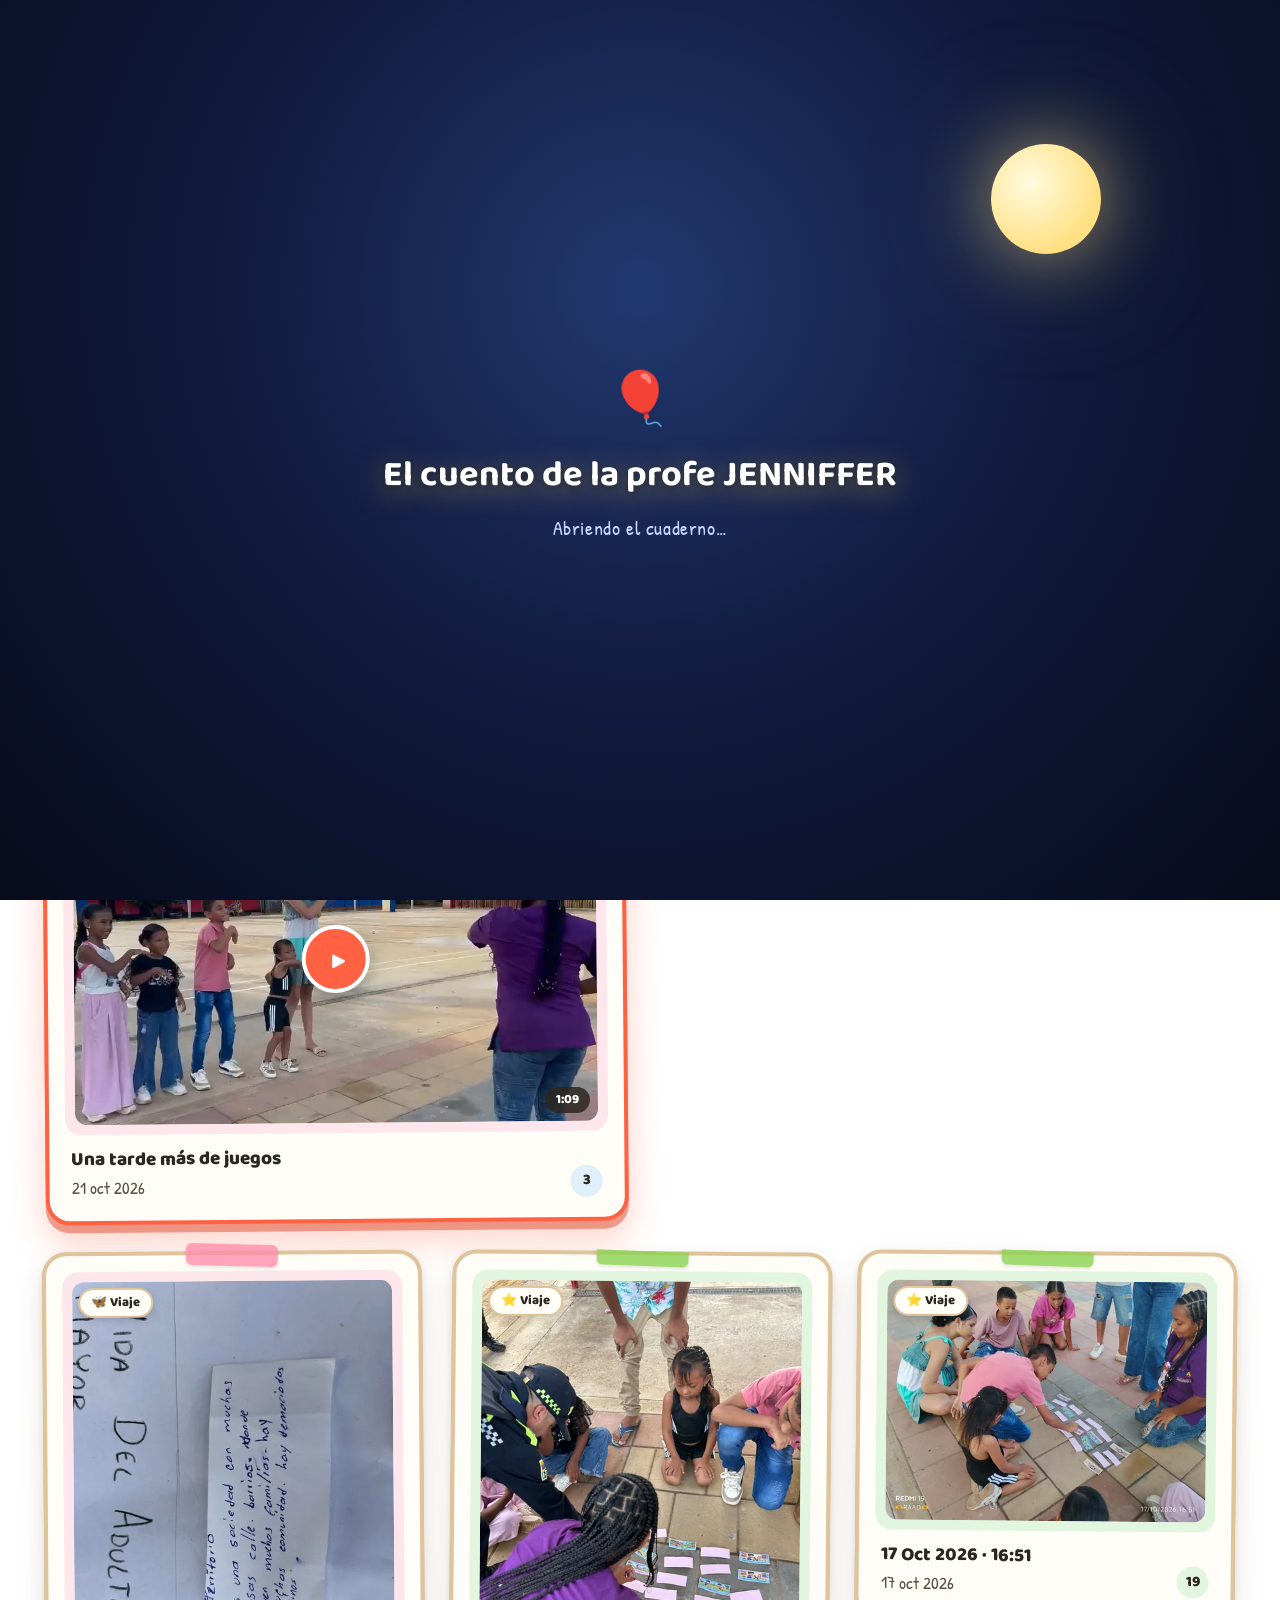
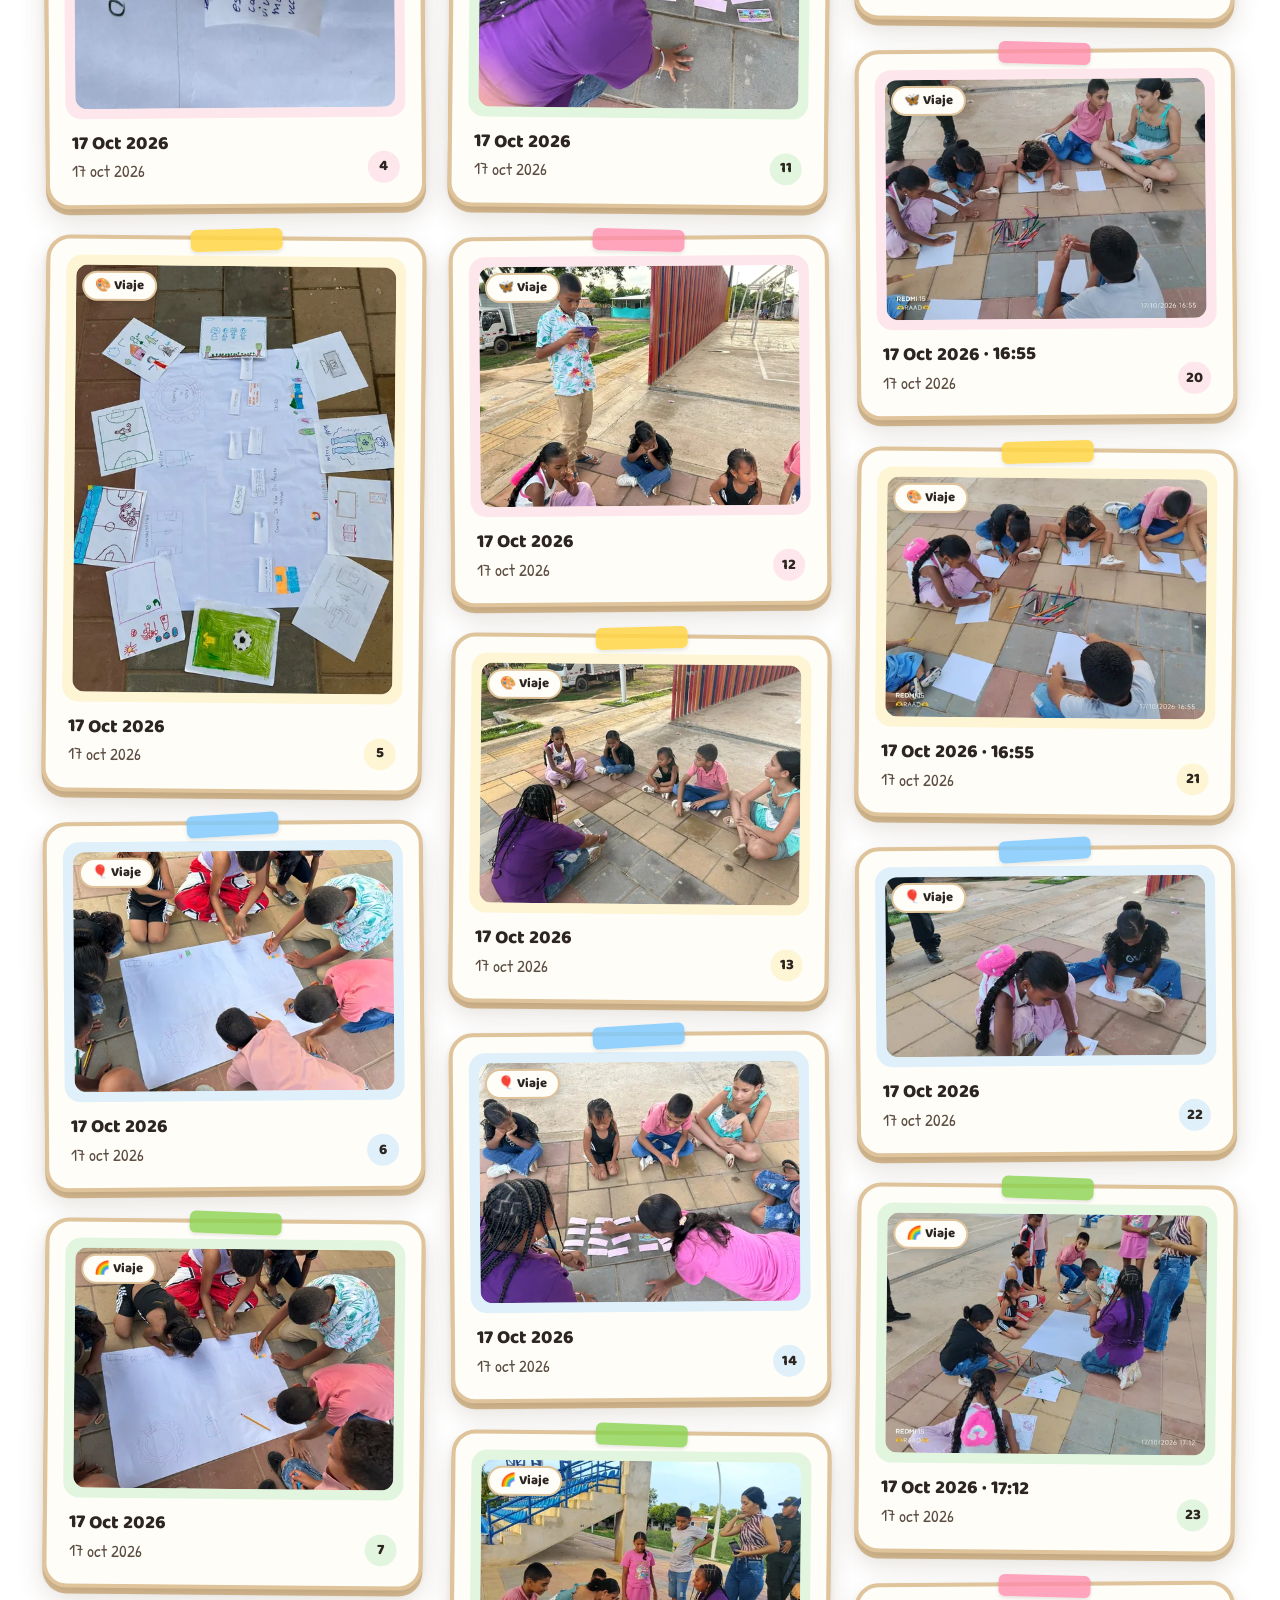
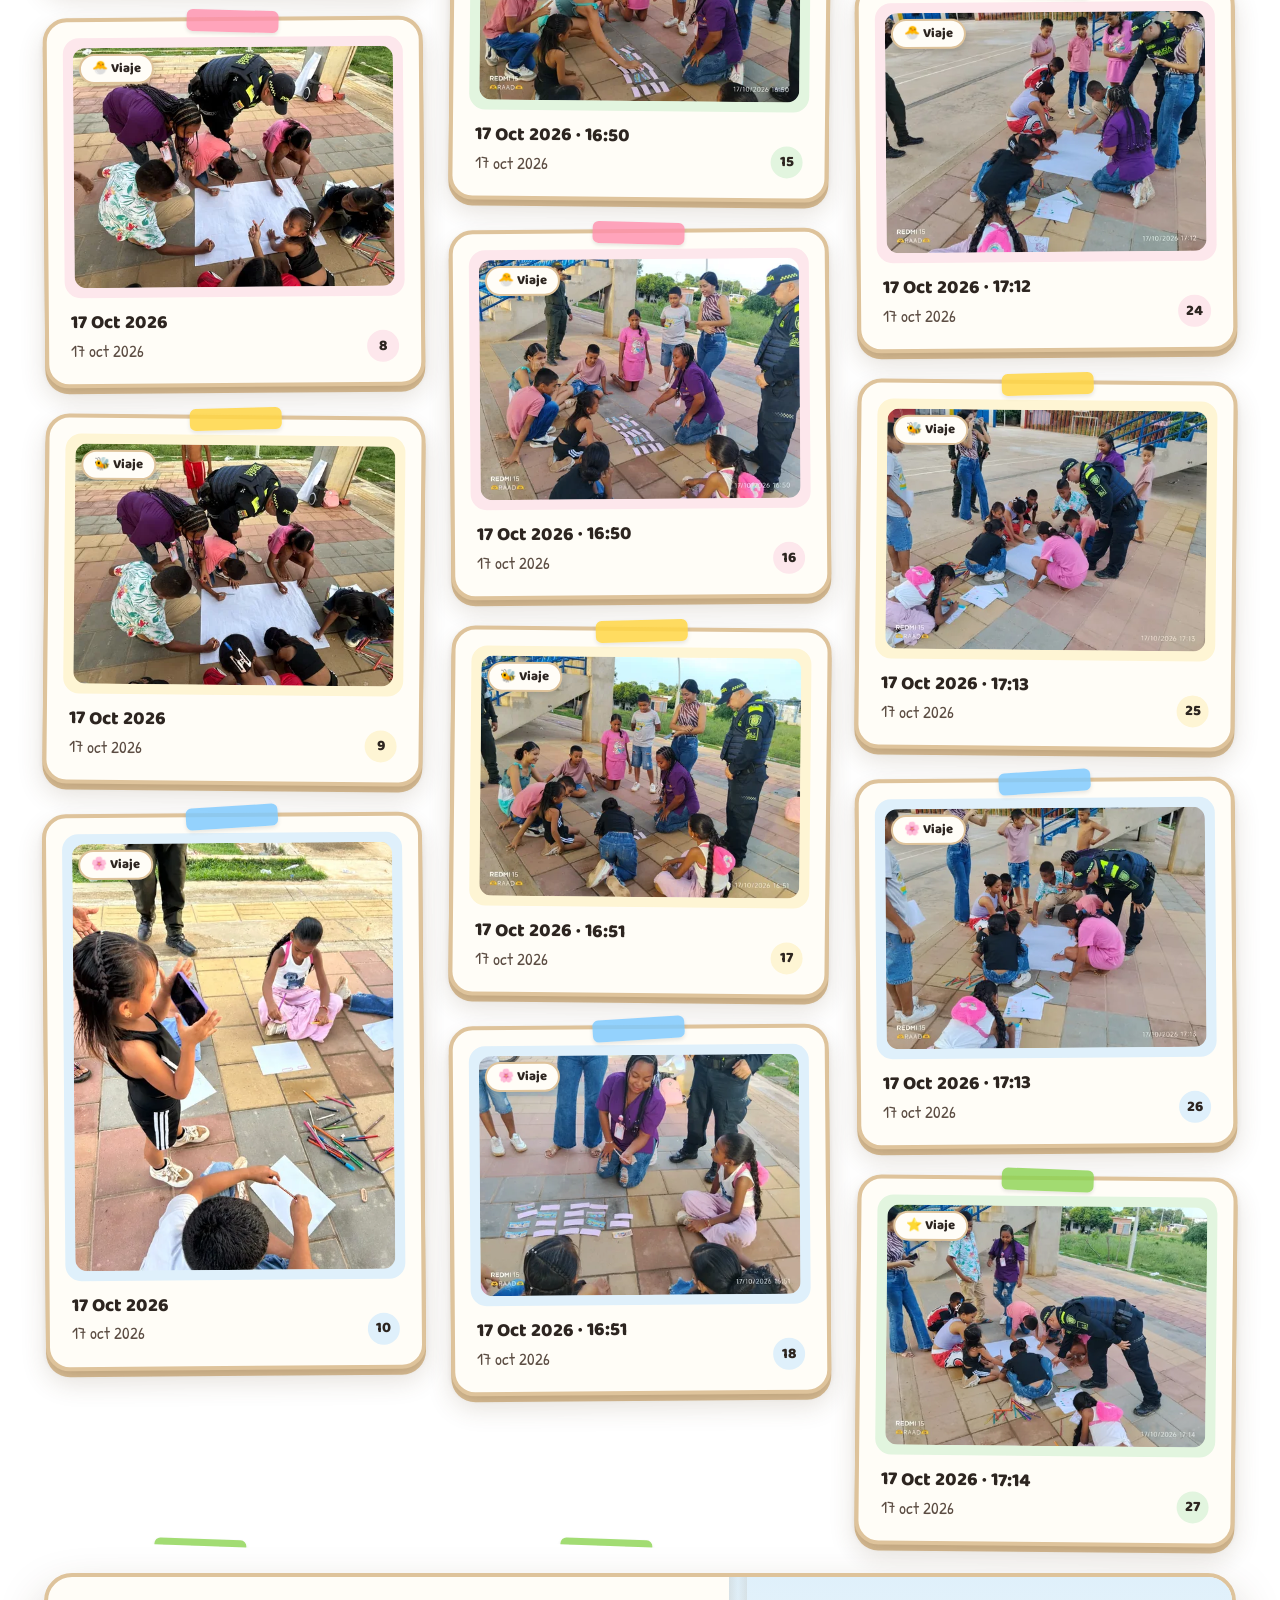
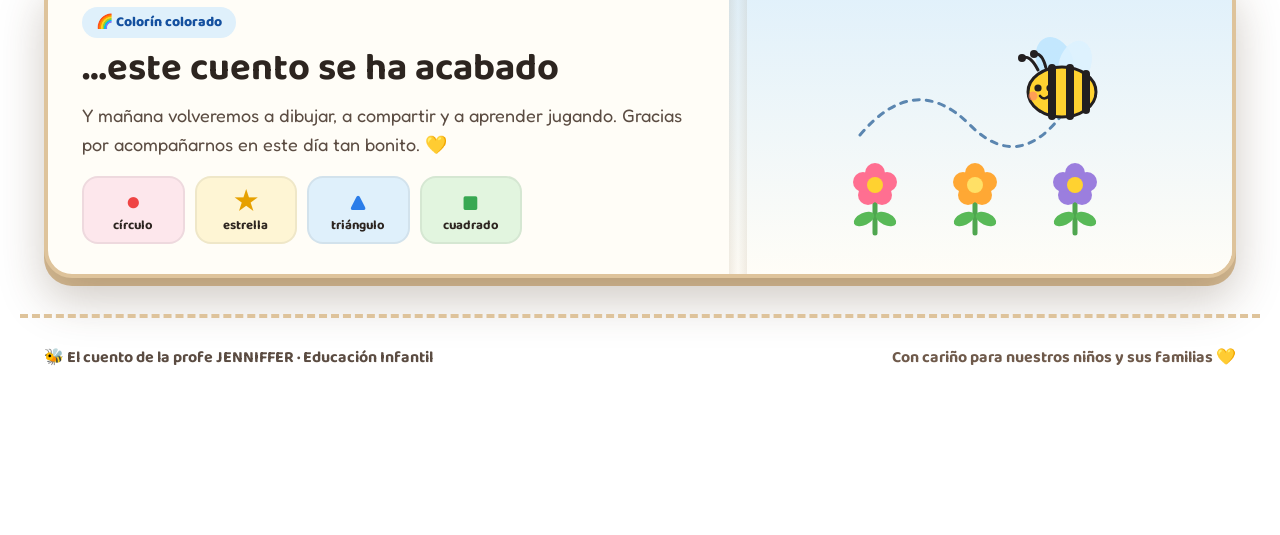
<file: index.html>
<!DOCTYPE html>
<html lang="es" data-theme="light">
<head>
<meta charset="utf-8">
<meta name="viewport" content="width=device-width, initial-scale=1, viewport-fit=cover">
<title>El cuento de la profe JENNIFFER · Educación Infantil</title>
<meta name="description" content="Álbum ilustrado de actividades, dibujos y juegos al aire libre.">
<meta name="theme-color" content="#9be2ff">
<meta name="mobile-web-app-capable" content="yes">
<meta name="apple-mobile-web-app-capable" content="yes">
<meta name="apple-mobile-web-app-status-bar-style" content="default">
<meta name="apple-mobile-web-app-title" content="Profe JENNIFFER">
<meta name="format-detection" content="telephone=no">
<link rel="manifest" href="manifest.json">
<link rel="apple-touch-icon" href="assets/img/apple-touch-icon.png">
<link rel="preconnect" href="https://fonts.googleapis.com">
<link rel="preconnect" href="https://fonts.gstatic.com" crossorigin>
<link rel="stylesheet" href="https://fonts.googleapis.com/css2?family=Baloo+2:wght@600;700;800&family=Fredoka:wght@400;500;600;700&family=Patrick+Hand&display=swap">
<link rel="stylesheet" href="assets/css/styles.css?v=20261023">
<link rel="icon" href="assets/img/favicon.svg" type="image/svg+xml">
</head>
<body>

<!-- ==================== ANIMACIÓN DE ENTRADA ==================== -->
<div class="intro" id="intro" aria-hidden="true">
  <div class="intro-cielo" id="introCielo"></div>
  <div class="intro-luna"></div>
  <div class="intro-fugaz"></div>
  <div class="intro-texto">
    <span class="intro-globo">🎈</span>
    <h2>El cuento de la profe JENNIFFER</h2>
    <p>Abriendo el cuaderno…</p>
  </div>
</div>

<a class="skip" href="#galeria">Saltar al cuento</a>

<!-- ==================== ESCENA ILUSTRADA DE FONDO ==================== -->
<div class="escena-fondo" aria-hidden="true">
  <!-- Sol sonriente (modo día) -->
  <svg class="astro-sol" viewBox="0 0 160 160">
    <g class="rayos" stroke="#FFD147" stroke-width="6" stroke-linecap="round">
      <line x1="80" y1="8" x2="80" y2="24"/><line x1="80" y1="136" x2="80" y2="152"/>
      <line x1="8" y1="80" x2="24" y2="80"/><line x1="136" y1="80" x2="152" y2="80"/>
      <line x1="29" y1="29" x2="40" y2="40"/><line x1="120" y1="120" x2="131" y2="131"/>
      <line x1="131" y1="29" x2="120" y2="40"/><line x1="40" y1="120" x2="29" y2="131"/>
    </g>
    <circle cx="80" cy="80" r="44" fill="#FFD95A" stroke="#F6B93B" stroke-width="4"/>
    <circle cx="64" cy="74" r="4" fill="#5C3D1E"/><circle cx="96" cy="74" r="4" fill="#5C3D1E"/>
    <circle cx="56" cy="84" r="6" fill="#FF9A76" opacity=".6"/><circle cx="104" cy="84" r="6" fill="#FF9A76" opacity=".6"/>
    <path d="M66 88 Q80 100 94 88" fill="none" stroke="#5C3D1E" stroke-width="3.5" stroke-linecap="round"/>
  </svg>

  <!-- Luna dormida y estrellas (modo noche "Antes de dormir") -->
  <svg class="astro-luna" viewBox="0 0 160 160">
    <circle cx="80" cy="80" r="46" fill="#FFF3B0" stroke="#F0D778" stroke-width="4"/>
    <circle cx="64" cy="60" r="7" fill="#F3DC82" opacity=".6"/>
    <circle cx="102" cy="96" r="10" fill="#F3DC82" opacity=".5"/>
    <path d="M58 76 Q66 82 74 76" fill="none" stroke="#6E5528" stroke-width="3" stroke-linecap="round"/>
    <path d="M86 76 Q94 82 102 76" fill="none" stroke="#6E5528" stroke-width="3" stroke-linecap="round"/>
    <circle cx="54" cy="86" r="6" fill="#F7A8A8" opacity=".55"/><circle cx="106" cy="86" r="6" fill="#F7A8A8" opacity=".55"/>
    <path d="M70 92 Q80 100 90 92" fill="none" stroke="#6E5528" stroke-width="3" stroke-linecap="round"/>
  </svg>

  <!-- Nubes esponjosas -->
  <div class="nube n1"></div>
  <div class="nube n2"></div>
  <div class="nube n3"></div>
  <div class="nube n4"></div>

  <!-- Estrellas nocturnas -->
  <span class="lucero l1">★</span>
  <span class="lucero l2">★</span>
  <span class="lucero l3">✦</span>
  <span class="lucero l4">★</span>
  <span class="lucero l5">✦</span>
  <span class="lucero l6">★</span>

  <!-- Colinas verdes al pie -->
  <svg class="pradera" viewBox="0 0 1440 170" preserveAspectRatio="none">
    <path class="colina-atras" d="M0 110 Q260 20 560 95 T1140 80 T1440 95 L1440 170 L0 170 Z"/>
    <path class="colina-frente" d="M0 125 Q360 55 720 115 T1440 105 L1440 170 L0 170 Z"/>
  </svg>
</div>

<!-- ==================== BARRA SUPERIOR TIPO CUENTO ==================== -->
<header class="top">
  <div class="wrap top-inner">
    <div class="brand">
      <span class="brand-abc" aria-hidden="true">Aa</span>
      <div>
        <h1 id="tituloWeb">Profe JENNIFFER</h1>
        <p class="brand-sub" id="subtituloWeb">Un día de juegos y colores 🌈</p>
      </div>
    </div>

    <div class="top-actions">
      <button class="btn btn-musica" id="btnMusica" title="Activar o silenciar la caja de música" aria-label="Música">
        <span id="iconoMusica">🔇</span>
      </button>
      <button class="btn btn-noche" id="btnTema" title="Cambiar entre el día y el modo Antes de dormir" aria-label="Cambiar el tema">
        <span id="iconoTema">🌙</span>
      </button>
      <button class="btn primary" id="btnPresentar">
        📖 Cuento
      </button>
      <button class="btn icon" id="btnSubir" title="Añadir una foto de prueba" aria-label="Añadir foto">
        <span aria-hidden="true">➕</span>
      </button>
    </div>
  </div>
</header>

<main class="wrap">

  <!-- ==================== PORTADA ABIERTA DEL LIBRO ==================== -->
  

  <p class="aviso" id="aviso" hidden></p>

  <!-- ========== barra de filtros (una sola línea) ========== -->
  <section class="toolbar" id="toolbar" aria-label="Buscar y filtrar el cuento">
    <div class="barra-filtros">
      <div class="search">
        <svg viewBox="0 0 24 24" width="16" height="16" fill="none" stroke="currentColor" stroke-width="2.4"><circle cx="11" cy="11" r="7"/><path d="M20 20l-3.5-3.5"/></svg>
        <input type="search" id="q" placeholder="Buscar en el cuento…" aria-label="Buscar en el cuento">
      </div>

      <label class="campo-sel">
        <span class="sr-only">Capítulo</span>
        <select id="fAlbum" title="Capítulo"><option value="">Todos los capítulos</option></select>
      </label>

      <label class="campo-sel">
        <span class="sr-only">Orden</span>
        <select id="fOrden" title="Orden de las páginas">
          <option value="antiguas">Del principio al final</option>
          <option value="nuevas">Del final al principio</option>
          <option value="titulo">Título A→Z</option>
          <option value="tamano">Tamaño</option>
        </select>
      </label>

      <div class="seg" role="group" aria-label="Cómo ver">
        <button class="seg-btn is-on" data-view="masonry" title="Páginas sueltas" aria-label="Páginas sueltas"><span aria-hidden="true">▤</span></button>
        <button class="seg-btn" data-view="grid" title="Láminas iguales" aria-label="Láminas iguales"><span aria-hidden="true">▦</span></button>
      </div>

      <button class="btn icon btn-filtros" id="btnFiltros" aria-expanded="false" aria-label="Más filtros" title="Más filtros"><span aria-hidden="true">⚙️</span></button>
    </div>

    <div class="filtros-extra" id="filtrosExtra">
      <label class="check"><input type="checkbox" id="fFavs"> <span>⭐ Solo favoritas</span></label>
      <div class="tags" id="fTags" aria-label="Filtrar por etiqueta"></div>
    </div>
  </section>

  <!-- ========== zona de subida ========== -->
  <section class="uploader" id="uploader" hidden>
    <div class="uploader-head">
      <h2>🎨 Pegar nuevas fotos en tu cuaderno</h2>
      <button class="btn ghost" id="btnCancelarSubida">Cancelar</button>
    </div>
    <div class="uploader-meta">
      <label class="field"><span>Capítulo</span><input type="text" id="upAlbum" placeholder="Actividades"></label>
      <label class="field"><span>Etiquetas</span><input type="text" id="upTags" placeholder="dibujos, juegos"></label>
      <label class="field"><span>Fecha</span><input type="date" id="upFecha"></label>
    </div>
    <ul class="up-list" id="upList"></ul>
    <div class="uploader-foot">
      <span class="muted" id="upResumen">0 archivos</span>
      <button class="btn primary" id="btnPublicar">Pegar en el álbum</button>
    </div>
  </section>

  <!-- ========== galería ========== -->
  <h2 class="titulo-seccion">Las páginas de nuestro día <small>· <span id="numPaginas">0</span> páginas · toca una para verla</small></h2>
  <section id="videosDestacados" class="videos-destacados" aria-label="Vídeos destacados"></section>
  <section id="galeria" class="galeria masonry" aria-live="polite"></section>

  <div class="empty" id="vacio" hidden>
    <h3>¡Esta página del cuento está en blanco! 🐣</h3>
    <p>Cambia los filtros de arriba para ver todas las fotos y vídeos.</p>
  </div>

<section class="portada-libro cierre-libro" aria-label="Colorín colorado, este cuento se ha acabado">
    <div class="portada-izq">
      <span class="etiqueta-cuento">🌈 Colorín colorado</span>
      <h2 class="portada-titulo">…este cuento se ha acabado</h2>
      <p class="portada-relato">Y mañana volveremos a dibujar, a compartir y a aprender jugando. Gracias por acompañarnos en este día tan bonito. 💛</p>
      <div class="portada-figuras" aria-hidden="true">
        <span class="fig fig-circulo" title="Círculo rojo">●<small>círculo</small></span>
        <span class="fig fig-estrella" title="Estrella amarilla">★<small>estrella</small></span>
        <span class="fig fig-triangulo" title="Triángulo azul">▲<small>triángulo</small></span>
        <span class="fig fig-cuadrado" title="Cuadrado verde">■<small>cuadrado</small></span>
      </div>
    </div>

    <div class="portada-der" aria-hidden="true">
      <!-- Abejita con estela punteada + tres flores (como la lámina "Aa de abeja") -->
      <svg class="ilustracion-abeja" viewBox="0 0 320 230">
        <!-- Estela punteada -->
        <path d="M40 125 Q95 60 150 115 T255 85" fill="none" stroke="#5B86B0" stroke-width="3" stroke-dasharray="6 7" stroke-linecap="round"/>
        <!-- Alas -->
        <g class="abeja-grupo">
          <ellipse cx="235" cy="52" rx="18" ry="26" transform="rotate(-22 235 52)" fill="#BFE6FF" opacity=".88"/>
          <ellipse cx="255" cy="54" rx="16" ry="24" transform="rotate(18 255 54)" fill="#DDF2FF" opacity=".9"/>
          <!-- Cuerpo -->
          <ellipse cx="242" cy="82" rx="34" ry="25" fill="#FFD230" stroke="#231F20" stroke-width="3"/>
          <path d="M232 58 Q232 82 232 106 M250 58 Q250 82 250 106 M266 64 Q266 82 266 100" stroke="#231F20" stroke-width="8" stroke-linecap="round"/>
          <!-- Carita -->
          <circle cx="218" cy="78" r="3.6" fill="#231F20"/>
          <circle cx="230" cy="78" r="3.6" fill="#231F20"/>
          <circle cx="213" cy="86" r="4.5" fill="#FF8A65" opacity=".7"/>
          <path d="M220 86 Q224 91 229 86" fill="none" stroke="#231F20" stroke-width="2.6" stroke-linecap="round"/>
          <!-- Antenas -->
          <path d="M218 60 Q210 44 202 48" fill="none" stroke="#231F20" stroke-width="3" stroke-linecap="round"/>
          <path d="M226 58 Q222 42 214 44" fill="none" stroke="#231F20" stroke-width="3" stroke-linecap="round"/>
          <circle cx="202" cy="48" r="4" fill="#231F20"/><circle cx="214" cy="44" r="4" fill="#231F20"/>
        </g>
        <!-- Tres flores de colores abajo -->
        <g transform="translate(55,175)">
          <line x1="0" y1="6" x2="0" y2="48" stroke="#4FA64F" stroke-width="5" stroke-linecap="round"/>
          <ellipse cx="-11" cy="34" rx="11" ry="6" transform="rotate(-25 -11 34)" fill="#58B957"/>
          <ellipse cx="11" cy="34" rx="11" ry="6" transform="rotate(25 11 34)" fill="#58B957"/>
          <g fill="#FF6F91"><circle cx="0" cy="-12" r="10"/><circle cx="12" cy="-3" r="10"/><circle cx="7" cy="10" r="10"/><circle cx="-7" cy="10" r="10"/><circle cx="-12" cy="-3" r="10"/></g>
          <circle cx="0" cy="0" r="8" fill="#FFD230"/>
        </g>
        <g transform="translate(155,175)">
          <line x1="0" y1="6" x2="0" y2="48" stroke="#4FA64F" stroke-width="5" stroke-linecap="round"/>
          <ellipse cx="-11" cy="34" rx="11" ry="6" transform="rotate(-25 -11 34)" fill="#58B957"/>
          <ellipse cx="11" cy="34" rx="11" ry="6" transform="rotate(25 11 34)" fill="#58B957"/>
          <g fill="#FFA834"><circle cx="0" cy="-12" r="10"/><circle cx="12" cy="-3" r="10"/><circle cx="7" cy="10" r="10"/><circle cx="-7" cy="10" r="10"/><circle cx="-12" cy="-3" r="10"/></g>
          <circle cx="0" cy="0" r="8" fill="#FFE066"/>
        </g>
        <g transform="translate(255,175)">
          <line x1="0" y1="6" x2="0" y2="48" stroke="#4FA64F" stroke-width="5" stroke-linecap="round"/>
          <ellipse cx="-11" cy="34" rx="11" ry="6" transform="rotate(-25 -11 34)" fill="#58B957"/>
          <ellipse cx="11" cy="34" rx="11" ry="6" transform="rotate(25 11 34)" fill="#58B957"/>
          <g fill="#9B7EDE"><circle cx="0" cy="-12" r="10"/><circle cx="12" cy="-3" r="10"/><circle cx="7" cy="10" r="10"/><circle cx="-7" cy="10" r="10"/><circle cx="-12" cy="-3" r="10"/></g>
          <circle cx="0" cy="0" r="8" fill="#FFD230"/>
        </g>
      </svg>
    </div>
  </section>
</main>

<footer class="foot wrap">
  <span>🐝 El cuento de la profe JENNIFFER · Educación Infantil</span>
  <span class="muted">Con cariño para nuestros niños y sus familias 💛</span>
</footer>

<!-- ========== barra inferior solo móvil ========== -->
<nav class="barra-movil" id="barraMovil" aria-label="Acciones rápidas">
  <button class="bm-btn" id="bmFiltros" title="Mostrar u ocultar los filtros">
    <span class="bm-ico">🔍</span><span>Filtros</span>
  </button>
  <button class="bm-btn" id="bmMusica" title="Activar o silenciar la música">
    <span class="bm-ico" id="bmIconoMusica">🔇</span><span id="bmTextoMusica">Música</span>
  </button>
  <button class="bm-btn" id="bmTema" title="Cambiar entre el día y la noche">
    <span class="bm-ico" id="bmIconoTema">🌙</span><span id="bmTextoTema">Noche</span>
  </button>
  <button class="bm-btn bm-primario" id="bmCuento" title="Abrir el modo cuento">
    <span class="bm-ico">📖</span><span>Cuento</span>
  </button>
</nav>

<!-- ========== lightbox ========== -->
<div class="lb" id="lb" hidden aria-modal="true" role="dialog" aria-label="Página del cuento">
  <button class="lb-close" id="lbClose" aria-label="Cerrar">✕</button>
  <button class="lb-nav lb-prev" id="lbPrev" aria-label="Página anterior">◀</button>
  <button class="lb-nav lb-next" id="lbNext" aria-label="Página siguiente">▶</button>

  <figure class="lb-figure">
    <div class="lb-media">
      <img id="lbImg" alt="">
      <video id="lbVideo" controls playsinline preload="metadata" hidden></video>
    </div>
    <figcaption class="lb-cap">
      <div class="lb-titulo">
        <h3 id="lbTitle"></h3>
        <p id="lbMeta" class="muted"></p>
      </div>

      <div class="lb-acciones">
        <button class="btn ghost" id="lbFav" title="Guardar como favorita">
          <span id="lbFavIcon">☆</span> <span id="lbFavTxt">Favorita</span>
        </button>
        <button class="btn ghost" id="lbCopiar" title="Copiar enlace directo">🔗 Copiar enlace</button>
        <button class="btn ghost" id="lbDescargar" title="Guardar foto o vídeo">⬇️ Guardar</button>
        <button class="btn danger" id="lbBorrar" title="Quitar">🗑️ Quitar</button>
      </div>

      <div class="lb-tags" id="lbTags"></div>

      <div class="lb-comments">
        <h4>💬 Mensajes de la familia <span class="muted" id="lbNumComments"></span></h4>
        <ul id="lbComments" class="comments"></ul>
        <form class="comment-form" id="lbForm">
          <input type="text" id="lbAutor" placeholder="Tu nombre (mamá, papá, profe…)" aria-label="Tu nombre" maxlength="40">
          <input type="text" id="lbTexto" placeholder="Escribe un mensaje bonito…" aria-label="Mensaje" maxlength="500" required>
          <button class="btn primary" type="submit">Dejar mensaje 💌</button>
        </form>
      </div>
    </figcaption>
  </figure>
</div>

<!-- ========== modo presentación ("Modo Cuento") ========== -->
<div class="present" id="present" hidden aria-modal="true" role="dialog" aria-label="Modo Cuento">
  <div class="present-libro">
    <div class="present-escena" id="presentEscena">
      <img class="present-medio" id="presentImg" alt="" hidden>
      <video class="present-medio" id="presentVideo" playsinline preload="metadata" hidden></video>
      <img class="present-medio" id="presentImgPrev" alt="" hidden>
      <video class="present-medio" id="presentVideoPrev" playsinline hidden></video>
    </div>
    <div class="present-pie">
      <div class="present-caption" id="presentCaption">
        <h2 id="presentTitulo"></h2>
        <p id="presentMeta"></p>
      </div>
      <span class="present-num" id="presentNum">1</span>
    </div>
  </div>

  <div class="present-barra"><span id="presentBarra"></span></div>

  <div class="present-controles" id="presentControles">
    <button class="btn icon" id="presentPrev" aria-label="Página anterior">◀</button>
    <button class="btn icon" id="presentPlay" aria-label="Pausar">⏸</button>
    <button class="btn icon" id="presentNext" aria-label="Página siguiente">▶</button>
    <label class="present-vel">
      <span>Pasar página cada</span>
      <select id="presentVel">
        <option value="4000">4 s</option>
        <option value="6000" selected>6 s</option>
        <option value="9000">9 s</option>
        <option value="14000">14 s</option>
      </select>
    </label>
    <button class="btn icon" id="presentMusica" aria-label="Música">🔇</button>
    <button class="btn" id="presentSalir">Cerrar cuento ✕</button>
  </div>
</div>

<!-- ========== toast ========== -->
<div class="toasts" id="toasts" aria-live="polite"></div>

<input type="file" id="fileInput" accept="image/*" multiple hidden>

<script src="assets/js/db.js?v=20261023"></script>
<script src="assets/js/musica.js?v=20261023"></script>
<script src="assets/js/app.js?v=20261023"></script>
</body>
</html>
</file>
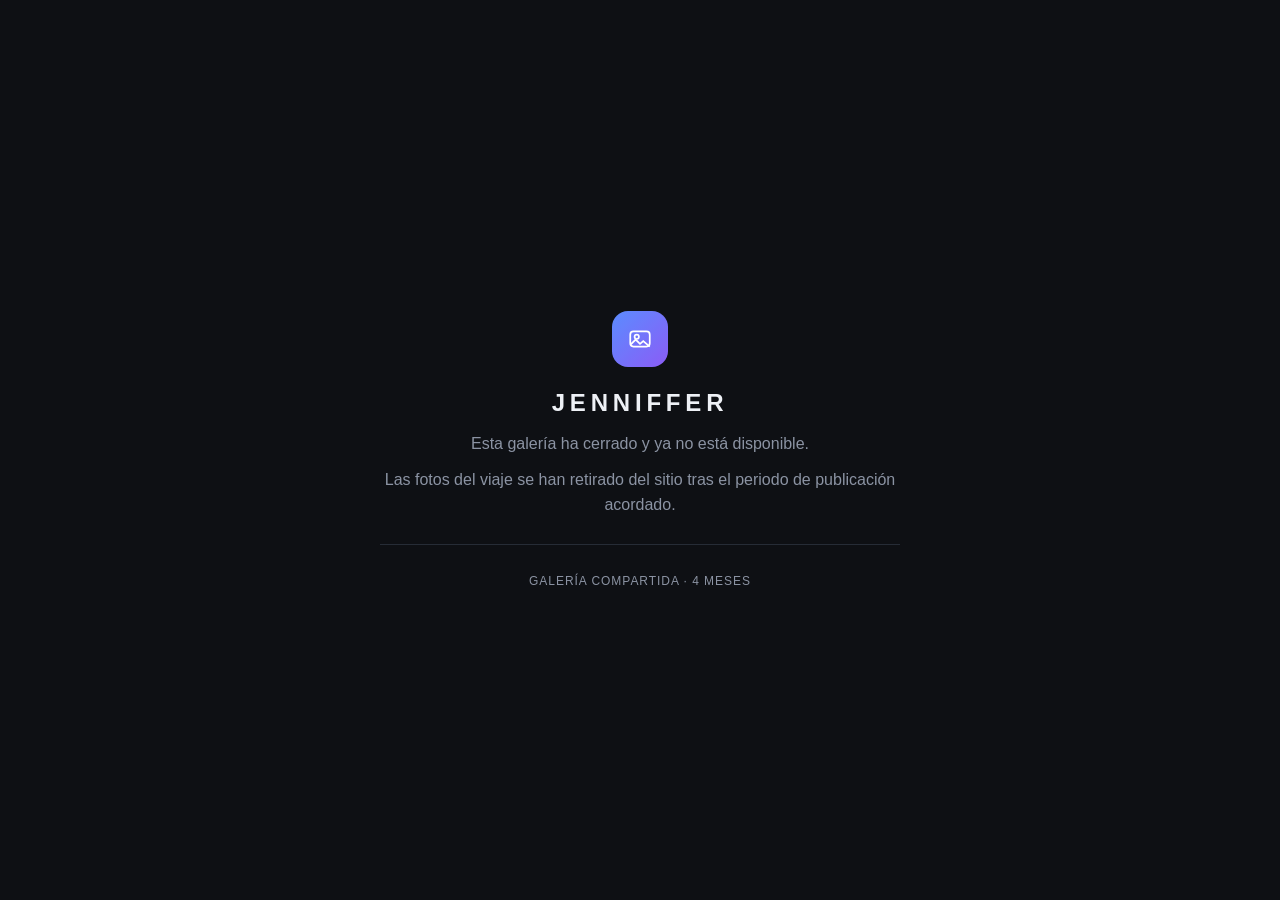
<file: cerrar.html>
<!DOCTYPE html>
<html lang="es">
<head>
<meta charset="utf-8">
<meta name="viewport" content="width=device-width, initial-scale=1">
<title>JENNIFFER · Galería cerrada</title>
<style>
  :root{--bg:#0e1014;--ink:#eef1f6;--muted:#8b93a3;--line:#262c36;--accent:#5b8cff}
  *{box-sizing:border-box}
  body{margin:0;min-height:100vh;display:grid;place-items:center;background:var(--bg);color:var(--ink);
       font-family:-apple-system,BlinkMacSystemFont,"Segoe UI",Roboto,Helvetica,Arial,sans-serif;padding:24px;text-align:center}
  .caja{max-width:520px}
  .marca{display:inline-grid;place-items:center;width:56px;height:56px;border-radius:16px;
         background:linear-gradient(135deg,var(--accent),#8b5cf6);margin-bottom:22px}
  h1{font-size:24px;letter-spacing:.2em;margin:0 0 14px;font-weight:600}
  p{color:var(--muted);line-height:1.6;margin:0 0 10px}
  hr{border:0;border-top:1px solid var(--line);margin:26px 0}
  small{color:var(--muted);font-size:12px;letter-spacing:.08em;text-transform:uppercase}
</style>
</head>
<body>
  <div class="caja">
    <span class="marca" aria-hidden="true">
      <svg viewBox="0 0 24 24" width="26" height="26" fill="none" stroke="#fff" stroke-width="1.6">
        <rect x="3" y="5" width="18" height="14" rx="3"/><circle cx="9" cy="10" r="2"/><path d="M3.5 17l4.5-4.5 4 4 3-2.5L21 19"/>
      </svg>
    </span>
    <h1>JENNIFFER</h1>
    <p>Esta galería ha cerrado y ya no está disponible.</p>
    <p>Las fotos del viaje se han retirado del sitio tras el periodo de publicación acordado.</p>
    <hr>
    <small>Galería compartida · 4 meses</small>
  </div>
</body>
</html>
</file>
<file: assets/css/styles.css>
/* =========================================================
   EL CUENTO DE LA PROFE JENNIFER · Hoja de estilos
   Estética: Libro de cuentos infantil ilustrado
   - Día: cielo celeste, sol sonriente, pradera verde
   - Noche ("Antes de dormir"): azul estrellado y luna dormida
   ========================================================= */

:root{
  --cielo-arriba:#9be2ff;
  --cielo-medio:#d8f4ff;
  --cielo-abajo:#fff7dc;
  --papel:#fffdf7;
  --papel-2:#fff6e3;
  --tinta:#2d2520;
  --tinta-suave:#5b4c42;
  --muted:#6f5a4b;
  --borde:#f0dec2;
  --borde-fuerte:#dec39b;

  --azul-abc:#2b7de9;
  --rojo-fig:#ef4444;
  --amarillo-fig:#f6c431;
  --verde-fig:#38a852;
  --rosa-flor:#ff6f91;
  --morado-flor:#9b7ede;

  --pastel-rosa:#fde7ec;
  --pastel-amarillo:#fef5d4;
  --pastel-azul:#dff0fb;
  --pastel-verde:#e2f5df;

  --colina-1:#78c850;
  --colina-2:#58b33e;

  --sombra-pagina:0 12px 26px rgba(95,67,38,.16), 0 3px 6px rgba(95,67,38,.10);
  --sombra-grande:0 22px 46px rgba(72,49,26,.26);
  --radius-libro:28px;
  --radius-pagina:24px;
  --radius-sm:16px;

  --font-titulo:"Baloo 2","Fredoka","Comic Sans MS",cursive,sans-serif;
  --font-cuerpo:"Fredoka","Baloo 2","Segoe UI",sans-serif;
  --font-mano:"Patrick Hand","Fredoka",cursive,sans-serif;
  --etiqueta-azul:#14509f;
}

/* --------- Modo "Antes de dormir" (cuadro nocturno del cuento) --------- */
[data-theme="dark"]{
  --cielo-arriba:#0d1b3e;
  --cielo-medio:#182d5e;
  --cielo-abajo:#233b73;
  --papel:#1f315c;
  --papel-2:#283e70;
  --tinta:#fff8e8;
  --tinta-suave:#dbe6ff;
  --muted:#a6b9e2;
  --borde:#38518a;
  --borde-fuerte:#4f6ca8;

  --pastel-rosa:#382b54;
  --pastel-amarillo:#3e3954;
  --pastel-azul:#243c6b;
  --pastel-verde:#234659;

  --colina-1:#1b4338;
  --colina-2:#12312a;

  --sombra-pagina:0 14px 30px rgba(4,9,24,.55);
  --sombra-grande:0 24px 52px rgba(4,9,24,.75);
  --etiqueta-azul:#a8d4ff;
}

*{box-sizing:border-box}
html{scroll-behavior:smooth}
body{
  margin:0;
  color:var(--tinta);
  font-family:var(--font-cuerpo);
  font-size:17px;
  line-height:1.55;
  background:linear-gradient(180deg, var(--cielo-arriba) 0%, var(--cielo-medio) 52%, var(--cielo-abajo) 100%);
  background-attachment:fixed;
  min-height:100vh;
  padding-bottom:140px;
  transition:background .45s ease, color .3s ease;
}
img{max-width:100%;display:block}
a{color:var(--azul-abc)}
.muted{color:var(--muted)}
.wrap{max-width:1240px;margin:0 auto;padding:0 24px;position:relative;z-index:2}
.skip{position:absolute;left:-9999px}
.skip:focus{left:14px;top:14px;background:var(--papel);padding:10px 16px;border-radius:14px;z-index:200;font-weight:700}

/* ==================== ESCENA ILUSTRADA DE FONDO ==================== */
.escena-fondo{position:fixed;inset:0;pointer-events:none;z-index:0;overflow:hidden}
.astro-sol,.astro-luna{
  position:absolute;top:58px;right:5%;width:132px;height:132px;
  transition:transform .6s cubic-bezier(.34,1.56,.64,1), opacity .45s ease;
  filter:drop-shadow(0 8px 24px rgba(255,193,59,.45));
}
.astro-sol{animation:flotar-suave 9s ease-in-out infinite}
.astro-Sol .rayos{transform-origin:80px 80px;animation:girar-sol 36s linear infinite}
.astro-luna{opacity:0;transform:translateY(-40px) scale(.7) rotate(-20deg);filter:drop-shadow(0 0 28px rgba(255,243,176,.55))}
[data-theme="dark"] .astro-sol{opacity:0;transform:translateY(40px) scale(.6)}
[data-theme="dark"] .astro-luna{opacity:1;transform:translateY(0) scale(1) rotate(0deg);animation:flotar-suave 10s ease-in-out infinite}

.nube{
  position:absolute;background:#ffffff;border-radius:999px;opacity:.88;
  box-shadow:32px 8px 0 -2px #ffffff, -28px 10px 0 -4px #ffffff, 0 8px 20px rgba(70,130,180,.12);
  transition:opacity .4s ease;
}
[data-theme="dark"] .nube{opacity:.14}
.nube.n1{top:95px;left:5%;width:120px;height:40px;animation:nube-paseo 26s ease-in-out infinite}
.nube.n2{top:180px;left:28%;width:92px;height:30px;opacity:.7;animation:nube-paseo 34s ease-in-out infinite reverse}
.nube.n3{top:75px;left:55%;width:136px;height:42px;opacity:.75;animation:nube-paseo 30s ease-in-out infinite}
.nube.n4{top:260px;right:14%;width:100px;height:32px;opacity:.65;animation:nube-paseo 28s ease-in-out infinite reverse}

.lucero{
  position:absolute;color:#ffe66d;font-size:24px;opacity:0;
  text-shadow:0 0 12px rgba(255,230,109,.8);
  transition:opacity .45s ease;
}
[data-theme="dark"] .lucero{opacity:.9;animation:parpadeo 3.2s ease-in-out infinite}
.lucero.l1{top:88px;left:9%}
.lucero.l2{top:150px;left:24%;font-size:18px;animation-delay:.7s}
.lucero.l3{top:72px;left:44%;font-size:28px;animation-delay:1.3s}
.lucero.l4{top:195px;left:64%;font-size:20px;animation-delay:1.9s}
.lucero.l5{top:120px;right:22%;font-size:26px;animation-delay:.4s}
.lucero.l6{top:240px;left:14%;font-size:22px;animation-delay:2.3s}

.pradera{position:fixed;left:0;right:0;bottom:0;width:100%;height:125px;z-index:0}
.colina-atras{fill:var(--colina-1);transition:fill .45s ease}
.colina-frente{fill:var(--colina-2);transition:fill .45s ease}

@keyframes flotar-suave{0%,100%{transform:translateY(0) rotate(0deg)}50%{transform:translateY(-10px) rotate(3deg)}}
@keyframes nube-paseo{0%,100%{transform:translateX(0)}50%{transform:translateX(26px)}}
@keyframes parpadeo{0%,100%{opacity:.35;transform:scale(.85)}50%{opacity:1;transform:scale(1.2)}}

/* ==================== CABECERA ==================== */
.top{
  position:sticky;top:0;z-index:40;
  background:color-mix(in srgb, var(--papel) 88%, transparent);
  backdrop-filter:blur(12px);
  border-bottom:4px dashed var(--borde-fuerte);
}
.top-inner{display:flex;align-items:center;justify-content:space-between;gap:14px;padding-top:12px;padding-bottom:12px;flex-wrap:wrap}
.brand{display:flex;align-items:center;gap:14px}
.brand-abc{
  display:grid;place-items:center;width:58px;height:58px;border-radius:20px;
  background:var(--papel);border:4px solid var(--azul-abc);
  color:var(--azul-abc);font-family:var(--font-titulo);font-size:30px;font-weight:800;
  box-shadow:0 6px 0 var(--azul-abc);transform:rotate(-4deg);
}
.brand h1{
  margin:0;font-family:var(--font-titulo);font-size:28px;font-weight:800;
  line-height:1.05;color:var(--tinta);letter-spacing:.01em;
}
.brand-sub{margin:2px 0 0;font-size:15px;color:var(--tinta-suave);font-weight:600}
.top-actions{display:flex;align-items:center;gap:10px;flex-wrap:wrap}

/* ==================== BOTONES ESTILO JUGUETE ==================== */
.btn{
  display:inline-flex;align-items:center;gap:8px;cursor:pointer;
  background:var(--papel);color:var(--tinta);
  border:3px solid var(--borde-fuerte);
  box-shadow:0 5px 0 var(--borde-fuerte);
  padding:9px 16px;border-radius:999px;
  font-family:var(--font-titulo);font-size:16px;font-weight:700;
  transition:transform .12s ease, box-shadow .12s ease, background .15s ease;
}
.btn:hover{transform:translateY(-2px);box-shadow:0 7px 0 var(--borde-fuerte)}
.btn:active{transform:translateY(3px);box-shadow:0 2px 0 var(--borde-fuerte)}
.btn.primary{
  background:linear-gradient(180deg,#ff8b60,#ff6242);
  border-color:#d84326;color:#ffffff;
  box-shadow:0 5px 0 #d84326;
}
.btn.primary:hover{box-shadow:0 7px 0 #d84326;filter:brightness(1.04)}
.btn.btn-musica{background:var(--pastel-amarillo);border-color:#e8b428;box-shadow:0 5px 0 #e8b428}
.btn.btn-musica.is-on{background:#ffe066;border-color:#d39900;box-shadow:0 5px 0 #d39900}
.btn.btn-noche{background:var(--pastel-azul);border-color:#6cb4e8;box-shadow:0 5px 0 #6cb4e8}
.btn.ghost{background:var(--papel-2)}
.btn.danger{background:#ffe5e5;border-color:#e05555;color:#b91c1c;box-shadow:0 4px 0 #e05555}
.btn.icon{padding:8px 14px;min-width:46px;justify-content:center}

.chip{
  display:inline-flex;align-items:center;gap:6px;padding:7px 14px;border-radius:999px;
  font-size:14px;font-family:var(--font-titulo);font-weight:700;
  background:var(--papel);border:3px solid var(--borde);
}
.chip-quiet{color:var(--tinta-suave)}
.chip-tag{
  cursor:pointer;background:var(--papel);border:3px solid var(--borde-fuerte);color:var(--tinta-suave);
  box-shadow:0 3px 0 var(--borde-fuerte);
  transition:transform .12s, background .15s;
}
.chip-tag:hover{transform:translateY(-2px)}
.chip-tag.is-on{background:#ffe066;border-color:#d39900;color:#3d2900;box-shadow:0 3px 0 #d39900}

/* ==================== PORTADA DE CUENTO (LIBRO ABIERTO) ==================== */
.portada-libro{
  margin-top:26px;
  display:grid;grid-template-columns:1.15fr .85fr;
  background:var(--papel);
  border-radius:var(--radius-libro);
  border:4px solid var(--borde-fuerte);
  box-shadow:var(--sombra-grande), 0 8px 0 var(--borde-fuerte);
  overflow:hidden;position:relative;
}
.portada-libro::after{
  content:"";position:absolute;top:0;bottom:0;left:57.5%;width:18px;
  background:linear-gradient(90deg, rgba(120,85,40,.10), rgba(120,85,40,.02) 50%, rgba(120,85,40,.10));
  pointer-events:none;
}
.portada-izq{padding:30px 34px}
.etiqueta-cuento{
  display:inline-block;background:var(--pastel-azul);color:var(--etiqueta-azul);
  font-family:var(--font-titulo);font-weight:800;font-size:14px;
  padding:5px 14px;border-radius:999px;margin-bottom:10px;
}
.titulo-seccion{
  display:flex;align-items:baseline;gap:10px;flex-wrap:wrap;
  margin:30px 0 0;font-family:var(--font-titulo);font-weight:800;
  font-size:clamp(20px,2.7vw,28px);color:var(--tinta);line-height:1.2;
}
.titulo-seccion::before{content:"📖";font-size:.9em}
.titulo-seccion small{font-family:var(--font-mano);font-weight:400;font-size:17px;color:var(--muted)}
.portada-titulo{
  margin:0 0 10px;font-family:var(--font-titulo);
  font-size:clamp(26px,3.4vw,38px);line-height:1.12;color:var(--tinta);
}
.portada-relato{
  margin:0 0 18px;font-size:18px;line-height:1.6;color:var(--tinta-suave);
}
/* Lámina "Los colores y las formas" */
.portada-figuras{display:grid;grid-template-columns:repeat(4,minmax(70px,1fr));gap:10px;max-width:440px}
.fig{
  display:flex;flex-direction:column;align-items:center;justify-content:center;
  padding:10px 6px;border-radius:16px;font-size:26px;line-height:1;font-weight:800;
  border:2px solid rgba(0,0,0,.06);
}
.fig small{font-size:13px;font-family:var(--font-titulo);color:var(--tinta);margin-top:5px;font-weight:700}
.fig-circulo{background:var(--pastel-rosa);color:var(--rojo-fig)}
.fig-estrella{background:var(--pastel-amarillo);color:#e6a100}
.fig-triangulo{background:var(--pastel-azul);color:var(--azul-abc)}
.fig-cuadrado{background:var(--pastel-verde);color:var(--verde-fig)}

.portada-der{
  background:linear-gradient(180deg, var(--pastel-azul) 0%, var(--papel) 100%);
  display:flex;align-items:center;justify-content:center;padding:18px;
}
.ilustracion-abeja{width:100%;max-width:320px;height:auto}
.abeja-grupo{animation:vuelo-abeja 4.2s ease-in-out infinite;transform-origin:240px 80px}
@keyframes vuelo-abeja{0%,100%{transform:translate(0,0) rotate(-2deg)}50%{transform:translate(-8px,-10px) rotate(3deg)}}

/* ==================== AVISO ==================== */
.aviso{
  margin:16px 0 0;padding:8px 16px;border-radius:999px;font-size:14px;font-weight:700;
  border:2px solid #6cb4e8;background:var(--pastel-azul);color:var(--tinta);
  display:inline-block;
}
.aviso.is-cerrada{border-color:#e05555;background:#ffe5e5;color:#7f1d1d}
body.galeria-cerrada .toolbar,
body.galeria-cerrada .galeria,
body.galeria-cerrada .empty{display:none}

/* ==================== BARRA DE FILTROS (UNA SOLA LÍNEA) ==================== */
.sr-only{
  position:absolute;width:1px;height:1px;padding:0;margin:-1px;overflow:hidden;
  clip:rect(0,0,0,0);white-space:nowrap;border:0;
}
.toolbar{margin-top:16px;position:relative}
.barra-filtros{
  display:flex;align-items:center;gap:8px;
  background:var(--papel);border:2px solid var(--borde-fuerte);
  border-radius:999px;padding:6px 8px;
  box-shadow:0 4px 10px rgba(95,67,38,.10);
}
.search{position:relative;display:flex;align-items:center}
.barra-filtros .search{flex:1 1 auto;min-width:120px}
.barra-filtros .search svg{position:absolute;left:12px;color:var(--muted);pointer-events:none}
.barra-filtros .search input{
  width:100%;background:transparent;border:0;box-shadow:none;color:var(--tinta);
  padding:8px 10px 8px 34px;border-radius:999px;
  font-family:var(--font-cuerpo);font-size:15px;font-weight:600;
}
.barra-filtros .search input:focus{outline:none;background:var(--papel-2)}
.campo-sel{display:flex}
.campo-sel select{
  appearance:none;-webkit-appearance:none;cursor:pointer;
  background:var(--pastel-amarillo);border:0;border-radius:999px;color:var(--tinta);
  padding:8px 28px 8px 13px;font-family:var(--font-titulo);font-weight:700;font-size:14px;
  max-width:190px;text-overflow:ellipsis;
  background-image:url("data:image/svg+xml,%3Csvg xmlns='http://www.w3.org/2000/svg' viewBox='0 0 24 24' fill='none' stroke='%236f5a4b' stroke-width='3'%3E%3Cpath d='M6 9l6 6 6-6'/%3E%3C/svg%3E");
  background-repeat:no-repeat;background-position:right 9px center;background-size:11px;
}
.campo-sel select:focus{outline:2px solid var(--azul-abc);outline-offset:1px}
.barra-filtros .seg{background:var(--pastel-azul);border:0;border-radius:999px;padding:2px}
.barra-filtros .seg-btn{padding:6px 11px;font-size:15px;line-height:1;border-radius:999px}
.barra-filtros .seg-btn.is-on{background:#1c5fc4;color:#ffffff}
.btn-filtros{
  flex:none;width:38px;height:38px;min-width:38px;padding:0;border-radius:50%;
  background:var(--pastel-verde);border:2px solid #8bd450;box-shadow:none;font-size:16px;
}
.btn-filtros.is-on{background:#8bd450;border-color:#5da635}
.filtros-extra{
  display:none;margin-top:10px;padding:11px 16px;gap:14px;flex-wrap:wrap;align-items:center;
  background:var(--papel);border:2px dashed var(--borde-fuerte);border-radius:18px;
}
.toolbar.abierto .filtros-extra{display:flex}
.filtros-extra .tags{margin:0}
.filtros-extra .check{padding-bottom:0}
.field{display:flex;flex-direction:column;gap:5px}
.field>span{font-size:12px;letter-spacing:.08em;text-transform:uppercase;color:var(--muted);font-family:var(--font-titulo);font-weight:800}
.field input,.field select{
  background:var(--papel-2);border:3px solid var(--borde-fuerte);color:var(--tinta);
  padding:9px 13px;border-radius:14px;font-family:var(--font-cuerpo);font-size:15px;font-weight:600;min-width:155px;
}
.check{display:inline-flex;align-items:center;gap:8px;font-size:16px;color:var(--tinta);padding-bottom:9px;font-weight:700;cursor:pointer}
.seg{display:inline-flex;background:var(--papel-2);border:3px solid var(--borde-fuerte);border-radius:999px;overflow:hidden}
.seg-btn{cursor:pointer;background:transparent;border:0;color:var(--tinta-suave);padding:9px 15px;font-family:var(--font-titulo);font-size:15px;font-weight:700}
.seg-btn.is-on{background:#1c5fc4;color:#ffffff}
.tags{display:flex;flex-wrap:wrap;gap:8px;margin-top:14px}

/* ==================== ZONA DE SUBIDA ==================== */
.uploader{
  margin:22px 0 0;background:var(--papel);border:4px dashed var(--azul-abc);
  border-radius:var(--radius-pagina);padding:22px;box-shadow:var(--sombra-pagina);
}
.uploader-head{display:flex;align-items:center;justify-content:space-between;gap:12px}
.uploader-head h2{margin:0;font-family:var(--font-titulo);font-size:22px}
.uploader-meta{display:flex;flex-wrap:wrap;gap:14px;margin:16px 0}
.up-list{list-style:none;margin:0;padding:0;display:flex;flex-direction:column;gap:10px;max-height:340px;overflow:auto}
.up-item{display:flex;align-items:center;gap:12px;background:var(--papel-2);border:2px solid var(--borde);border-radius:14px;padding:8px}
.up-item img{width:64px;height:64px;object-fit:cover;border-radius:10px;flex:none}
.up-item .up-name{font-size:12px;color:var(--muted);margin:0 0 4px;word-break:break-all}
.up-item input[type=text]{background:var(--papel);border:2px solid var(--borde-fuerte);color:var(--tinta);padding:8px 10px;border-radius:10px;font-family:var(--font-cuerpo);font-size:14px;width:100%}
.uploader-foot{display:flex;align-items:center;justify-content:space-between;gap:12px;margin-top:16px;flex-wrap:wrap}

/* Vídeos destacados: siempre lo primero que se ve */
.videos-destacados{
  display:grid;grid-template-columns:repeat(2,minmax(0,1fr));gap:26px;
  margin-top:6px;
}
.videos-destacados[hidden]{display:none}
.videos-destacados .card{margin:0;transform:none}
.videos-destacados .card:nth-child(odd){transform:rotate(-.5deg)}
.videos-destacados .card:nth-child(even){transform:rotate(.5deg)}
.videos-destacados .card:hover{transform:translateY(-6px) rotate(0)}
.videos-destacados .card .card-marco img{aspect-ratio:16/10;object-fit:cover}

/* ==================== PÁGINAS DEL CUENTO (TARJETAS) ==================== */
.galeria{margin-top:28px}
.galeria.masonry{column-count:3;column-gap:26px}
.galeria.grid{display:grid;grid-template-columns:repeat(auto-fill,minmax(290px,1fr));gap:26px}

.card{
  position:relative;break-inside:avoid;margin:0 0 28px;
  background:var(--papel);
  border-radius:var(--radius-pagina);
  border:4px solid var(--borde-fuerte);
  padding:16px 16px 18px;
  cursor:pointer;
  box-shadow:var(--sombra-pagina), 0 6px 0 var(--borde-fuerte);
  transition:transform .22s cubic-bezier(.34,1.56,.64,1), box-shadow .22s ease;
}
.galeria.grid .card{margin:0;display:flex;flex-direction:column}
/* Cinta adhesiva de colores arriba */
.card::before{
  content:"";position:absolute;top:-11px;left:50%;transform:translateX(-50%) rotate(-2deg);
  width:92px;height:22px;border-radius:6px;
  background:rgba(255,214,70,.82);
  box-shadow:0 2px 4px rgba(0,0,0,.10);
  z-index:3;
}
.card:nth-child(4n+1){--marco:var(--pastel-rosa);--acento-card:#ff6f91}
.card:nth-child(4n+1)::before{background:rgba(255,140,171,.78);transform:translateX(-50%) rotate(2deg)}
.card:nth-child(4n+2){--marco:var(--pastel-amarillo);--acento-card:#f59e0b}
.card:nth-child(4n+2)::before{background:rgba(255,214,70,.85)}
.card:nth-child(4n+3){--marco:var(--pastel-azul);--acento-card:#2b7de9}
.card:nth-child(4n+3)::before{background:rgba(125,202,255,.82);transform:translateX(-50%) rotate(-3deg)}
.card:nth-child(4n){--marco:var(--pastel-verde);--acento-card:#38a852}
.card:nth-child(4n)::before{background:rgba(139,212,80,.80);transform:translateX(-50%) rotate(1.5deg)}

.card:nth-child(odd){transform:rotate(-.45deg)}
.card:nth-child(even){transform:rotate(.55deg)}
.card:hover{transform:translateY(-8px) rotate(0deg) scale(1.015);box-shadow:var(--sombra-grande), 0 10px 0 var(--borde-fuerte);z-index:5}

.card-marco{
  position:relative;overflow:hidden;border-radius:16px;
  background:var(--marco, var(--pastel-amarillo));
  padding:10px;
}
.card-marco img,.card-marco .thumb-vacio{
  width:100%;height:auto;border-radius:12px;display:block;background:var(--papel-2);
}
.galeria.grid .card-marco img{aspect-ratio:4/3;object-fit:cover}
.thumb-vacio{aspect-ratio:4/3}

.card-sticker{
  position:absolute;top:16px;left:16px;z-index:2;
  background:var(--papel);border:2px solid var(--borde-fuerte);
  border-radius:999px;padding:3px 11px;
  font-family:var(--font-titulo);font-weight:800;font-size:13px;color:var(--tinta);
  box-shadow:0 3px 8px rgba(0,0,0,.15);
}
.fav-flag{
  position:absolute;top:14px;right:16px;z-index:2;
  font-size:24px;color:#ff4d79;filter:drop-shadow(0 2px 4px rgba(0,0,0,.25));
}
.fav-flag[hidden]{display:none}
.card-local{position:absolute;bottom:16px;left:16px;z-index:2}

.card.card-video{
  border-color:#ff6242;
  box-shadow:0 8px 0 rgba(216,67,38,.45), 0 18px 34px rgba(255,98,66,.30);
}
.card.card-video::before{background:rgba(255,98,66,.85)}
.card.card-video .card-marco{background:var(--pastel-rosa)}
.card.card-video:hover{box-shadow:0 30px 60px rgba(255,98,66,.35), 0 12px 0 rgba(216,67,38,.45)}

.play-badge{
  position:absolute;left:50%;top:50%;transform:translate(-50%,-50%);
  width:68px;height:68px;border-radius:50%;display:grid;place-items:center;
  background:#ff6242;border:4px solid #ffffff;
  color:#fff;font-size:26px;padding-left:5px;
  box-shadow:0 10px 24px rgba(0,0,0,.32);
}
.dur{
  position:absolute;right:18px;bottom:18px;
  font-family:var(--font-titulo);font-weight:800;font-size:13px;
  background:rgba(45,37,32,.84);color:#fff;padding:3px 11px;border-radius:999px;
}

/* Pie de página estilo libro infantil (debajo de la foto, con nº de página) */
.card-body{
  position:relative;padding:14px 6px 2px;
  display:flex;align-items:flex-end;justify-content:space-between;gap:10px;
}
.card-body h3{
  margin:0;font-family:var(--font-titulo);font-size:19px;font-weight:800;
  color:var(--tinta);line-height:1.2;
}
.card-body p{
  margin:3px 0 0;font-family:var(--font-mano);font-size:17px;color:var(--tinta-suave);
}
.pagina-num{
  flex:none;display:inline-grid;place-items:center;
  min-width:32px;height:32px;padding:0 8px;border-radius:999px;
  background:var(--marco, var(--pastel-amarillo));
  color:var(--tinta);font-family:var(--font-titulo);font-weight:800;font-size:15px;
}

.empty{
  padding:64px 20px;text-align:center;border:4px dashed var(--borde-fuerte);
  border-radius:var(--radius-pagina);margin-top:24px;background:var(--papel);
}
.empty h3{margin:0 0 6px;font-family:var(--font-titulo);font-size:26px}
.empty p{margin:0;color:var(--muted);font-size:18px}

/* ==================== VISOR (LIGHTBOX) ==================== */
.lb{
  position:fixed;inset:0;z-index:80;
  background:rgba(25,38,70,.86);
  display:grid;place-items:center;padding:22px;backdrop-filter:blur(6px);
}
.lb[hidden]{display:none}
.lb-figure{
  margin:0;display:grid;grid-template-columns:minmax(0,1fr) 360px;
  width:min(1180px,100%);max-height:92vh;
  background:var(--papel);border-radius:var(--radius-libro);overflow:hidden;
  border:5px solid var(--borde-fuerte);box-shadow:0 30px 80px rgba(0,0,0,.55);
}
.lb-media{
  position:relative;display:flex;align-items:center;justify-content:center;
  min-height:0;background:var(--pastel-amarillo);padding:18px;
}
.lb-media img,.lb-media video{
  width:100%;height:100%;max-height:84vh;object-fit:contain;border-radius:16px;
  box-shadow:0 10px 28px rgba(0,0,0,.18);background:#1b1917;
}
.lb-media video[hidden],.lb-media img[hidden]{display:none}
.lb-cap{padding:22px;overflow:auto;max-height:92vh;border-left:4px dashed var(--borde-fuerte)}
.lb-titulo h3{margin:0 0 4px;font-family:var(--font-titulo);font-size:24px}
.lb-titulo p{margin:0;font-size:15px;color:var(--muted);font-weight:600}
.lb-acciones{display:flex;flex-wrap:wrap;gap:8px;margin:16px 0}
.lb-acciones .btn{font-size:14px;padding:7px 13px}
.lb-tags{display:flex;flex-wrap:wrap;gap:6px;margin-bottom:16px}
.lb-comments{border-top:3px dashed var(--borde-fuerte);padding-top:14px}
.lb-comments h4{margin:0 0 10px;font-family:var(--font-titulo);font-size:16px;color:var(--tinta)}
.comments{list-style:none;margin:0 0 12px;padding:0;display:flex;flex-direction:column;gap:10px;max-height:210px;overflow:auto}
.comments li{background:var(--papel-2);border:2px solid var(--borde);border-radius:16px;padding:10px 13px}
.comments .c-head{display:flex;justify-content:space-between;gap:8px;font-size:13px;font-weight:700;color:var(--muted);margin-bottom:3px}
.comments .c-text{margin:0;font-size:15px;white-space:pre-wrap;word-break:break-word}
.comment-form{display:flex;flex-direction:column;gap:8px}
.comment-form input{
  background:var(--papel-2);border:3px solid var(--borde-fuerte);color:var(--tinta);
  padding:10px 14px;border-radius:999px;font-family:var(--font-cuerpo);font-size:15px;width:100%;
}
.lb-close,.lb-nav{
  position:absolute;display:grid;place-items:center;cursor:pointer;
  background:var(--papel);border:3px solid var(--borde-fuerte);color:var(--tinta);
  width:52px;height:52px;border-radius:50%;z-index:2;
  font-family:var(--font-titulo);font-size:20px;font-weight:800;
  box-shadow:0 5px 0 var(--borde-fuerte);
}
.lb-close{top:18px;right:18px}
.lb-prev{left:18px;top:50%;transform:translateY(-50%)}
.lb-next{right:18px;top:50%;transform:translateY(-50%)}
.lb-close:hover,.lb-nav:hover{background:#ffe066}

/* ==================== MODO CUENTO (PRESENTACIÓN CON GIRO DE PÁGINA) ==================== */
.present{
  position:fixed;inset:0;z-index:100;
  background:
    radial-gradient(900px 500px at 15% 15%, rgba(255,230,109,.18), transparent 60%),
    linear-gradient(180deg,#0f1e42 0%,#1b3168 60%,#132347 100%);
  display:flex;flex-direction:column;align-items:center;justify-content:center;
  padding:24px 24px 86px;
  perspective:1800px;
}
.present[hidden]{display:none}

.present-libro{
  width:min(1120px,96vw);height:min(76vh,720px);
  background:#fffdf7;color:#2d2520;
  border-radius:30px;border:6px solid #e6c699;
  box-shadow:0 30px 80px rgba(0,0,0,.6), 0 10px 0 #c9a574;
  padding:22px 26px 18px;
  display:grid;grid-template-rows:minmax(0,1fr) auto;gap:14px;
  position:relative;overflow:hidden;
}
.present-escena{
  position:relative;width:100%;height:100%;
  background:#fef5d4;border-radius:20px;overflow:hidden;
  display:flex;align-items:center;justify-content:center;
  transform-style:preserve-3d;
}
.present-medio{
  position:absolute;inset:0;width:100%;height:100%;
  object-fit:contain;border-radius:16px;background:#1d1916;
  backface-visibility:hidden;
}
.present-medio[hidden]{display:none}

/* Transición "pasar página del cuento" + zoom suave Ken Burns */
.capa-entrada{
  animation:pagina-entra 1.05s cubic-bezier(.22,1,.36,1) forwards,
            ken-burns 9s ease-out forwards;
  transform-origin:left center;
}
.capa-salida{
  animation:pagina-sale .95s cubic-bezier(.55,.06,.68,.19) forwards;
  transform-origin:left center;
  z-index:2;
}
@keyframes pagina-entra{
  0%{opacity:0;transform:perspective(1600px) rotateY(55deg) scale(.92)}
  100%{opacity:1;transform:perspective(1600px) rotateY(0deg) scale(1)}
}
@keyframes pagina-sale{
  0%{opacity:1;transform:perspective(1600px) rotateY(0deg) scale(1)}
  100%{opacity:0;transform:perspective(1600px) rotateY(-75deg) scale(.94)}
}
@keyframes ken-burns{
  0%{transform:scale(1)}
  100%{transform:scale(1.055)}
}

.present-pie{
  display:flex;align-items:center;justify-content:space-between;gap:16px;
  padding:2px 8px 0;
}
.present-caption h2{
  margin:0;font-family:var(--font-titulo);font-size:clamp(20px,2.5vw,28px);color:#2d2520;
}
.present-caption p{
  margin:2px 0 0;font-family:var(--font-mano);font-size:19px;color:#6e5a49;
}
.present-num{
  display:inline-grid;place-items:center;
  min-width:44px;height:44px;padding:0 12px;border-radius:999px;
  background:#ffe066;border:3px solid #d39900;
  font-family:var(--font-titulo);font-weight:800;font-size:20px;color:#3d2900;
}

.present-barra{
  position:fixed;left:24px;right:24px;bottom:74px;height:10px;
  background:rgba(255,255,255,.22);border-radius:999px;overflow:hidden;
  max-width:760px;margin:0 auto;
}
.present-barra span{
  display:block;height:100%;width:0%;
  background:linear-gradient(90deg,#ffd166,#ff6f91,#7fd8ff);
  border-radius:999px;
}

.present-controles{
  position:fixed;bottom:14px;left:50%;transform:translateX(-50%);
  display:flex;align-items:center;gap:10px;flex-wrap:wrap;justify-content:center;
  background:rgba(255,253,247,.95);padding:8px 14px;border-radius:999px;
  border:3px solid #dec39b;box-shadow:0 10px 28px rgba(0,0,0,.35);
  transition:opacity .35s ease, transform .35s ease;
}
.present-controles.ocultos{opacity:0;transform:translateX(-50%) translateY(18px);pointer-events:none}
.present-vel{
  display:inline-flex;align-items:center;gap:6px;
  font-family:var(--font-titulo);font-weight:700;font-size:14px;color:#2d2520;padding:0 6px;
}
.present-vel select{
  background:#fff6e3;border:2px solid #dec39b;border-radius:999px;
  padding:5px 10px;font-family:var(--font-titulo);font-weight:700;color:#2d2520;
}

/* ==================== TOASTS Y PIE ==================== */
.toasts{position:fixed;right:18px;bottom:18px;display:flex;flex-direction:column;gap:8px;z-index:130}
.toast{
  background:var(--papel);border:3px solid var(--borde-fuerte);border-left:8px solid var(--azul-abc);
  border-radius:18px;padding:12px 16px;font-size:15px;box-shadow:var(--sombra-grande);max-width:360px;
  font-weight:700;
}
.toast.ok{border-left-color:var(--verde-fig)}
.toast.err{border-left-color:var(--rojo-fig)}

.foot{
  display:flex;justify-content:space-between;gap:12px;flex-wrap:wrap;
  padding-top:28px;padding-bottom:24px;margin-top:36px;
  font-family:var(--font-titulo);font-size:16px;font-weight:700;color:var(--tinta-suave);
  border-top:4px dashed var(--borde-fuerte);
}

/* ==================== ANIMACIÓN DE ENTRADA (ESTRELLITAS) ==================== */
.intro{
  position:fixed;inset:0;z-index:200;
  background:radial-gradient(circle at 50% 32%, #21386f 0%, #101a3c 48%, #070b1c 100%);
  display:grid;place-items:center;overflow:hidden;
  animation:intro-entra .7s ease both;
}
.intro.saliendo{animation:intro-sale .85s ease forwards}
.intro-cielo{position:absolute;inset:0}
.intro-punto{
  position:absolute;border-radius:50%;background:#fff;opacity:0;
  box-shadow:0 0 10px rgba(255,255,255,1), 0 0 26px rgba(255,214,102,.8);
  animation:intro-brillo 2s ease-in-out infinite;
}
.intro-destello{
  position:absolute;color:#ffe066;font-size:22px;opacity:0;
  text-shadow:0 0 16px rgba(255,224,102,.95);
  animation:intro-destello 2.4s ease-in-out infinite;
}
.intro-luna{
  position:absolute;top:16%;right:14%;width:110px;height:110px;border-radius:50%;
  background:radial-gradient(circle at 35% 35%, #fffbe0, #ffe082 70%);
  box-shadow:0 0 70px rgba(255,224,130,.55), 0 0 140px rgba(255,224,130,.28);
  animation:intro-aparece 1.3s .35s ease both, flotar-suave 7s 1.6s ease-in-out infinite;
}
.intro-fugaz{
  position:absolute;top:24%;left:-16%;width:190px;height:3px;border-radius:999px;
  background:linear-gradient(90deg, rgba(255,255,255,0), #ffffff 62%, rgba(255,255,255,0));
  filter:drop-shadow(0 0 10px rgba(255,255,255,.95));
  opacity:0;transform:rotate(16deg);
  animation:fugaz 1.5s 1s ease-in forwards;
}
.intro-texto{
  position:relative;z-index:2;text-align:center;color:#fff;padding:0 26px;
  animation:intro-aparece 1s .65s ease both;
}
.intro-globo{
  display:block;font-size:52px;margin-bottom:10px;
  animation:intro-globo 2.6s ease-in-out infinite;
}
.intro-texto h2{
  margin:0 0 8px;font-family:var(--font-titulo);font-size:clamp(22px,4.4vw,36px);
  text-shadow:0 6px 30px rgba(255,214,102,.5), 0 2px 8px rgba(0,0,0,.5);
}
.intro-texto p{
  margin:0;color:#c7d6ff;font-family:var(--font-mano);font-size:20px;letter-spacing:.03em;
}
@keyframes intro-entra{from{opacity:0}to{opacity:1}}
@keyframes intro-sale{to{opacity:0;visibility:hidden;transform:scale(1.05)}}
@keyframes intro-brillo{0%,100%{opacity:0;transform:scale(.5)}50%{opacity:1;transform:scale(1.3)}}
@keyframes intro-destello{0%,100%{opacity:0;transform:scale(.4) rotate(0deg)}45%{opacity:1;transform:scale(1.25) rotate(25deg)}}
@keyframes intro-aparece{from{opacity:0;transform:translateY(16px)}to{opacity:1;transform:none}}
@keyframes intro-globo{0%,100%{transform:translateY(0) rotate(-3deg)}50%{transform:translateY(-14px) rotate(3deg)}}
@keyframes fugaz{
  0%{opacity:0;transform:translate(0,0) rotate(16deg) scaleX(.35)}
  25%{opacity:1}
  100%{opacity:0;transform:translate(125vw,46vh) rotate(16deg) scaleX(1)}
}
body.intro-abierta{overflow:hidden}

/* ==================== BARRA INFERIOR (MÓVIL) ==================== */
.barra-movil{display:none}

/* ==================== RESPONSIVE ==================== */
@media (max-width:1060px){
  .portada-libro{grid-template-columns:1fr}
  .portada-libro::after{display:none}
  .galeria.masonry{column-count:2}
  .lb-figure{grid-template-columns:minmax(0,1fr);grid-template-rows:minmax(0,1fr) auto}
  .lb-media img,.lb-media video{max-height:54vh}
  .lb-cap{border-left:0;border-top:4px dashed var(--borde-fuerte);max-height:38vh}
}

@media (max-width:820px){
  body{
    font-size:16px;
    padding-bottom:calc(104px + env(safe-area-inset-bottom, 0px));
    -webkit-text-size-adjust:100%;
    -webkit-tap-highlight-color:transparent;
  }
  .wrap{padding:0 14px}

  /* cabecera compacta */
  .top-inner{padding-top:8px;padding-bottom:8px;gap:10px;flex-wrap:nowrap}
  .brand{gap:9px;min-width:0}
  .brand-abc{width:42px;height:42px;font-size:21px;border-width:3px;border-radius:14px;box-shadow:0 3px 0 var(--azul-abc)}
  .brand h1{font-size:19px;white-space:nowrap;overflow:hidden;text-overflow:ellipsis}
  .brand-sub{font-size:11px;margin-top:0;white-space:nowrap;overflow:hidden;text-overflow:ellipsis}
  .top-actions{gap:6px;flex-wrap:nowrap}
  .top-actions .btn{font-size:14px;padding:7px 10px;border-width:2px;box-shadow:0 3px 0 var(--borde-fuerte)}
  .top-actions .btn.icon{min-width:38px;padding:7px 8px}
  #btnSubir{display:none}
  .aviso{font-size:12.5px;padding:6px 12px;margin-top:12px}

  /* portada */
  .portada-libro{margin-top:16px;border-radius:22px;border-width:3px}
  .portada-izq{padding:18px 18px 20px}
  .portada-titulo{font-size:24px;line-height:1.15}
  .portada-relato{font-size:15px;line-height:1.55;margin-bottom:14px}
  .portada-figuras{grid-template-columns:repeat(4,1fr);gap:6px;max-width:none}
  .fig{font-size:19px;padding:8px 2px;border-radius:12px}
  .fig small{font-size:10px;margin-top:3px}
  .portada-der{padding:6px 10px 14px}
  .ilustracion-abeja{max-width:240px}

  /* filtros plegables (una sola barra) */
  .toolbar{margin-top:14px}
  .barra-filtros{flex-wrap:wrap;gap:6px;padding:5px 6px;border-radius:20px}
  .barra-filtros .search{flex:1 1 auto;min-width:0}
  .barra-filtros .search input{font-size:16px;padding:8px 8px 8px 32px}
  .barra-filtros .campo-sel,.barra-filtros .seg{display:none}
  .toolbar.abierto .barra-filtros .campo-sel{display:flex;flex:1 1 44%}
  .toolbar.abierto .barra-filtros .seg{display:inline-flex;flex:1 1 100%;justify-content:center}
  .campo-sel select{max-width:none;width:100%;font-size:15px}
  .btn-filtros{width:40px;height:40px;min-width:40px}
  .filtros-extra{padding:10px 12px;border-radius:16px}
  .field input,.field select{min-width:0;width:100%;font-size:16px;padding:9px 11px;border-width:2px}
  .seg{width:100%}
  .seg-btn{flex:1}
  .up-item input[type=text],.comment-form input{font-size:16px}

  /* páginas del cuento */
  .videos-destacados{grid-template-columns:1fr;gap:18px;margin-top:2px}
  .videos-destacados .card{margin:0}
  .galeria{margin-top:18px}
  .galeria.masonry{column-count:2;column-gap:14px}
  .card{margin-bottom:18px;padding:9px 9px 11px;border-width:3px;border-radius:20px;box-shadow:0 6px 14px rgba(95,67,38,.16),0 4px 0 var(--borde-fuerte)}
  .card::before{width:62px;height:15px;top:-8px}
  .card-marco{padding:6px;border-radius:13px}
  .card-sticker{top:9px;left:9px;font-size:10px;padding:2px 8px;border-width:2px}
  .card-sticker.card-local{bottom:9px;left:9px;top:auto}
  .fav-flag{top:8px;right:10px;font-size:19px}
  .play-badge{width:52px;height:52px;font-size:19px;border-width:3px}
  .dur{right:12px;bottom:12px;font-size:11px;padding:2px 8px}
  .card-body{padding:10px 3px 0;gap:6px}
  .card-body h3{font-size:15px;line-height:1.2}
  .card-body p{font-size:13px}
  .pagina-num{min-width:27px;height:27px;font-size:13px;padding:0 6px}
  .gallery-caption-hint{display:none}

  /* visor a pantalla completa */
  .lb{padding:0;overscroll-behavior:contain}
  .lb-figure{
    width:100%;height:100dvh;max-height:100dvh;border:0;border-radius:0;
    grid-template-columns:1fr;grid-template-rows:minmax(0,58dvh) minmax(0,1fr);
  }
  .lb-media{padding:6px 6px 0}
  .lb-media img,.lb-media video{max-height:56dvh;border-radius:10px}
  .lb-cap{max-height:none;padding:14px 16px calc(18px + env(safe-area-inset-bottom,0px));border-top:3px dashed}
  .lb-titulo h3{font-size:20px}
  .lb-close{top:calc(8px + env(safe-area-inset-top,0px));right:8px;width:42px;height:42px;font-size:17px;border-width:2px;box-shadow:0 3px 0 var(--borde-fuerte)}
  .lb-prev,.lb-next{width:40px;height:40px;font-size:15px;top:29dvh;border-width:2px;box-shadow:0 3px 0 var(--borde-fuerte);opacity:.9}
  .lb-prev{left:8px}
  .lb-next{right:8px}
  .comments{max-height:132px}
  .lb-acciones .btn{font-size:13px;padding:6px 11px}

  /* modo cuento ajustado a pantalla */
  .present{padding:8px 8px calc(92px + env(safe-area-inset-bottom,0px));perspective:1200px;overscroll-behavior:contain}
  .present-libro{
    width:100%;height:calc(100dvh - 118px);border-radius:18px;border-width:4px;
    padding:10px;box-shadow:0 16px 40px rgba(0,0,0,.55),0 6px 0 #c9a574;
  }
  .present-escena{border-radius:12px}
  .present-pie{gap:8px;padding:2px 2px 0}
  .present-caption h2{font-size:17px;line-height:1.2}
  .present-caption p{font-size:14px}
  .present-num{min-width:34px;height:34px;font-size:14px;border-width:2px}
  .present-barra{left:12px;right:12px;bottom:calc(76px + env(safe-area-inset-bottom,0px));height:8px}
  .present-controles{
    left:8px;right:8px;transform:none;width:auto;justify-content:space-between;
    gap:4px;padding:6px 8px;border-radius:20px;border-width:2px;
    bottom:calc(6px + env(safe-area-inset-bottom,0px));
  }
  .present-controles .btn{padding:6px 10px;font-size:13px;border-width:2px;box-shadow:0 3px 0 var(--borde-fuerte)}
  .present-controles.ocultos{transform:translateY(14px)}
  .present-vel span{display:none}
  .present-vel select{font-size:13px;padding:4px 8px}

  /* barra inferior tipo app */
  .barra-movil{
    position:fixed;left:0;right:0;bottom:0;z-index:70;
    display:grid;grid-template-columns:repeat(4,1fr);gap:2px;
    background:color-mix(in srgb, var(--papel) 97%, transparent);
    backdrop-filter:blur(14px);
    border-top:3px solid var(--borde-fuerte);
    padding:5px 6px calc(5px + env(safe-area-inset-bottom,0px));
    box-shadow:0 -8px 24px rgba(95,67,38,.18);
  }
  .bm-btn{
    display:flex;flex-direction:column;align-items:center;justify-content:center;gap:2px;
    min-height:54px;padding:6px 3px;border:0;border-radius:15px;background:transparent;
    font-family:var(--font-titulo);font-weight:700;font-size:11.5px;color:var(--tinta-suave);
    cursor:pointer;touch-action:manipulation;
  }
  .bm-btn .bm-ico{font-size:21px;line-height:1}
  .bm-btn:active{transform:scale(.95)}
  .bm-btn.is-on{color:var(--azul-abc);background:var(--pastel-azul)}
  .bm-primario{background:linear-gradient(180deg,#ff8b60,#ff6242);color:#fff;box-shadow:0 4px 0 #d84326}
  .bm-primario:active{transform:translateY(2px);box-shadow:0 2px 0 #d84326}

  .foot{padding-bottom:10px;margin-top:24px;font-size:14px;gap:6px}
  .toasts{right:10px;left:10px;bottom:calc(80px + env(safe-area-inset-bottom,0px))}
  .toast{max-width:none}

  .astro-sol,.astro-luna{width:74px;height:74px;top:90px;right:6%}
  .pradera{height:90px}
  .nube.n3,.nube.n4{display:none}
}

@media (max-width:520px){
  .portada-figuras{grid-template-columns:repeat(2,1fr);max-width:230px}
  .ilustracion-abeja{max-width:200px}
  .galeria.masonry{column-count:1}
  .galeria.grid{grid-template-columns:1fr 1fr;gap:12px}
  .galeria.grid .card{padding:7px 7px 9px}
  .galeria.grid .card-body h3{font-size:13px}
  .galeria.grid .card-body p{display:none}
  .galeria.grid .pagina-num{display:none}
  .galeria.grid .card::before{width:46px;height:12px;top:-6px}
  .brand h1{font-size:20px}
  .portada-titulo{font-size:22px}
}

/* Táctil: sin efectos hover pegajosos */
@media (hover:none){
  .btn:hover{transform:none;box-shadow:0 5px 0 var(--borde-fuerte)}
  .btn.primary:hover{filter:none}
  .card:hover{transform:none;box-shadow:var(--sombra-pagina), 0 6px 0 var(--borde-fuerte)}
}

@media (prefers-reduced-motion:reduce){
  *{animation:none!important;transition:none!important}
}
</file>
